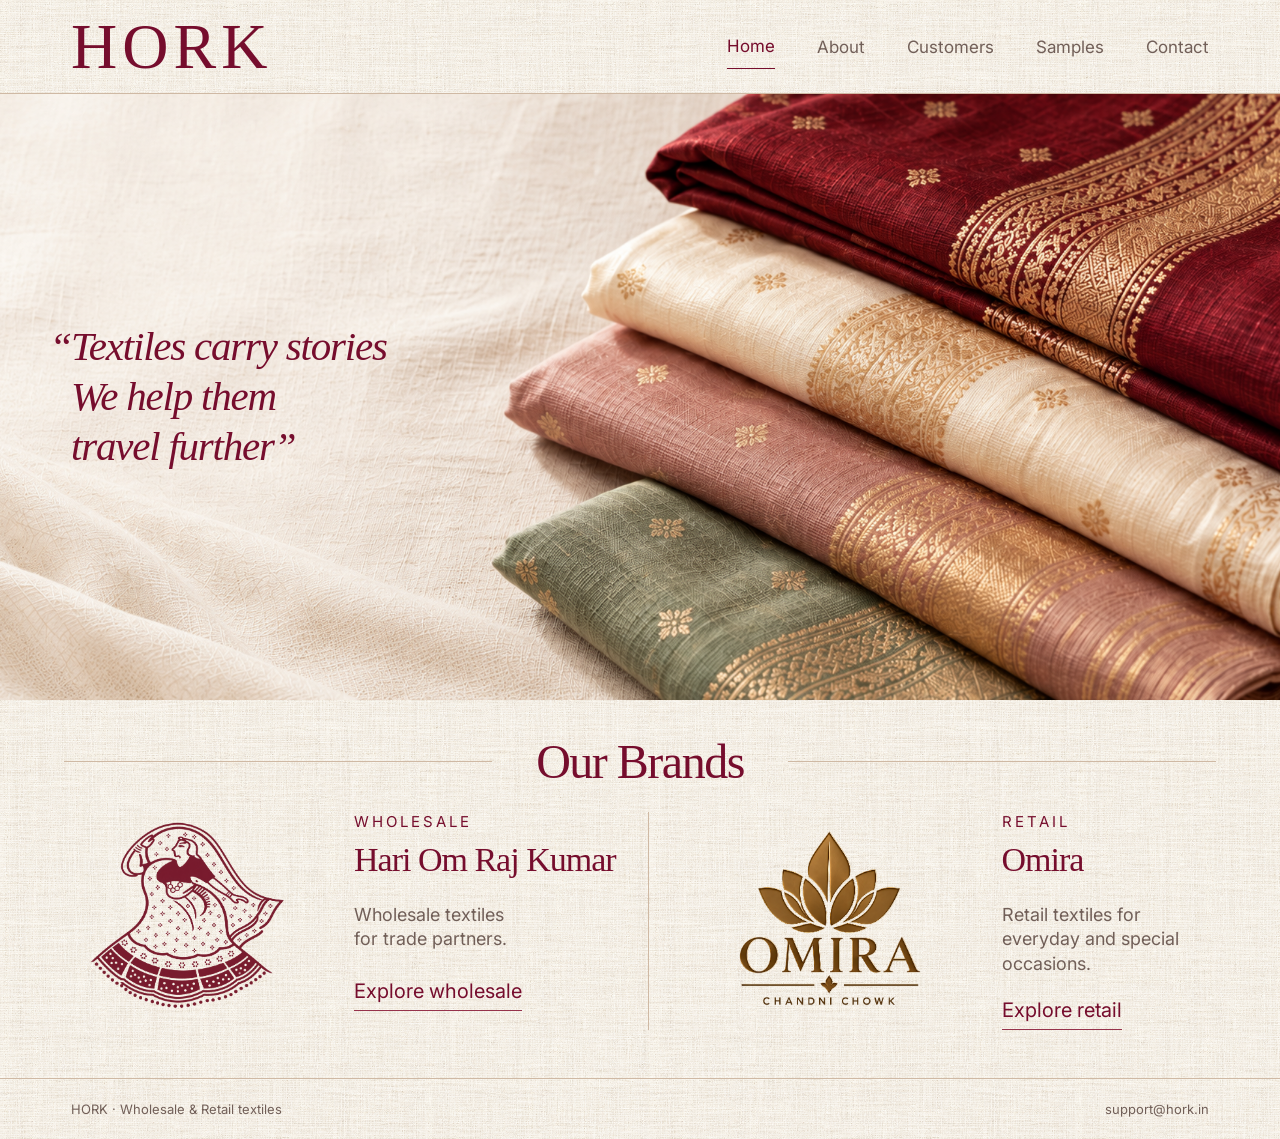
<file: index.html>
<!doctype html>
<html lang="en">
  <head>
    <meta charset="UTF-8" />
    <meta name="viewport" content="width=device-width, initial-scale=1.0" />
    <meta name="description" content="HORK: Hari Om Raj Kumar wholesale textiles and Omira retail sarees." />
    <title>HORK — Sarees &amp; Textiles</title>
    <link rel="icon" type="image/svg+xml" href="/favicon.svg?v=20261028" />
    <link rel="apple-touch-icon" href="/favicon-180.png?v=20261028" />
    <script type="module" crossorigin src="/assets/index-CmtzNdHt.js"></script>
    <link rel="stylesheet" crossorigin href="/assets/index-DatLhzse.css">
  </head>
  <body>
    <div id="root"></div>
  </body>
</html>
</file>
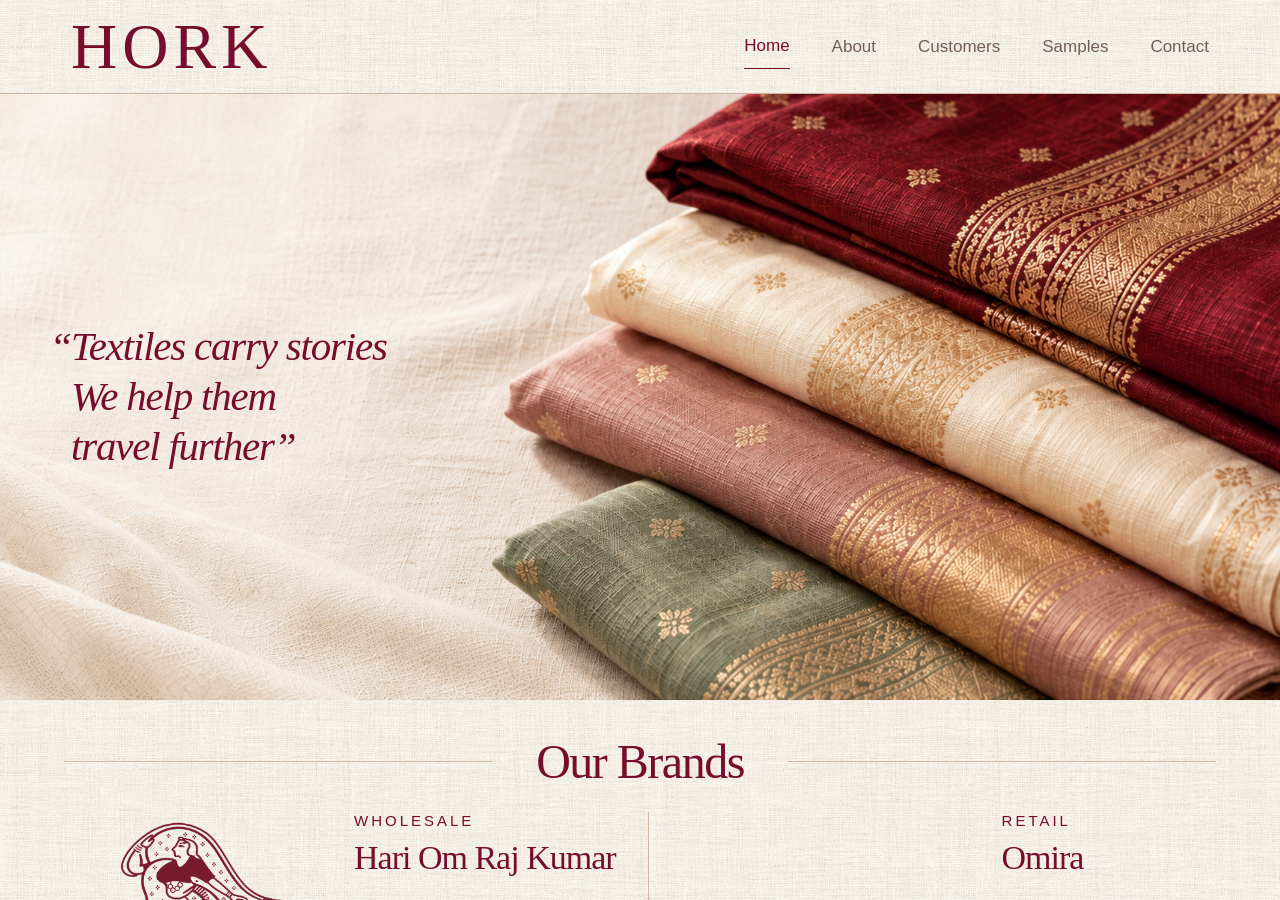
<file: brands.html>
<!doctype html><html lang="en"><head><meta charset="utf-8"><meta name="viewport" content="width=device-width,initial-scale=1"><meta http-equiv="refresh" content="0;url=/#brands"><title>HORK</title></head><body><p><a href="/#brands">Continue to HORK</a></p></body></html>
</file>
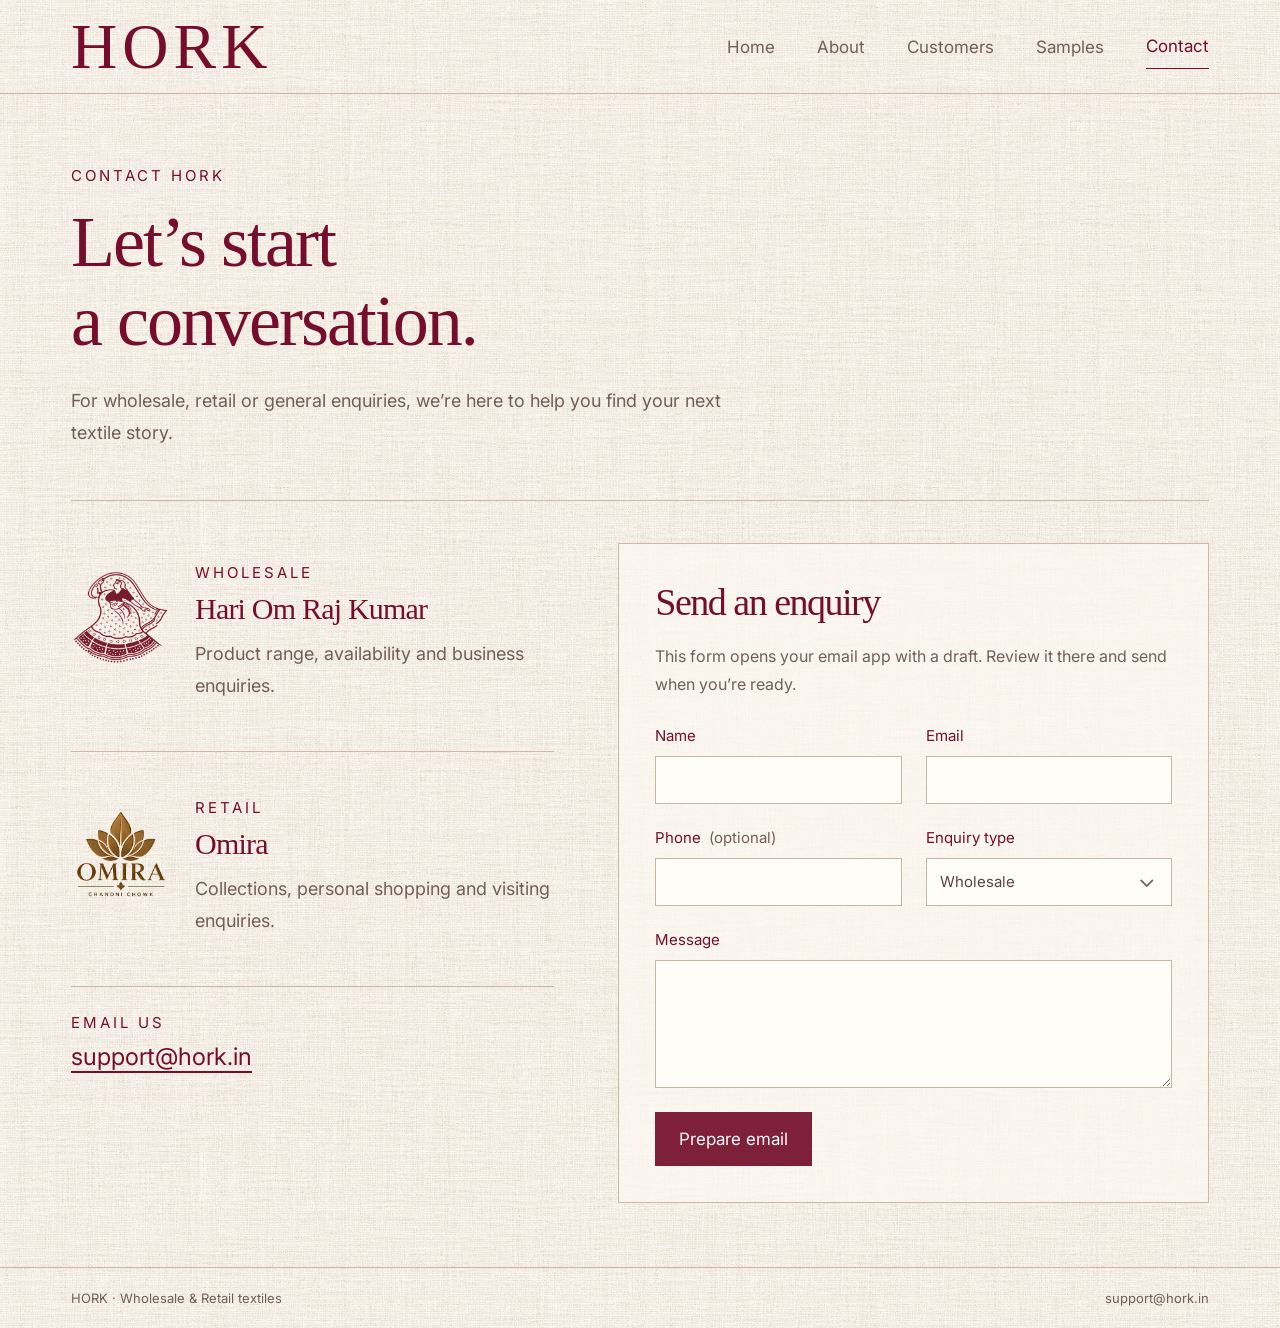
<file: contact.html>
<!doctype html><html lang="en"><head><meta charset="utf-8"><meta name="viewport" content="width=device-width,initial-scale=1"><meta http-equiv="refresh" content="0;url=/#contact"><title>HORK</title></head><body><p><a href="/#contact">Continue to HORK</a></p></body></html>
</file>
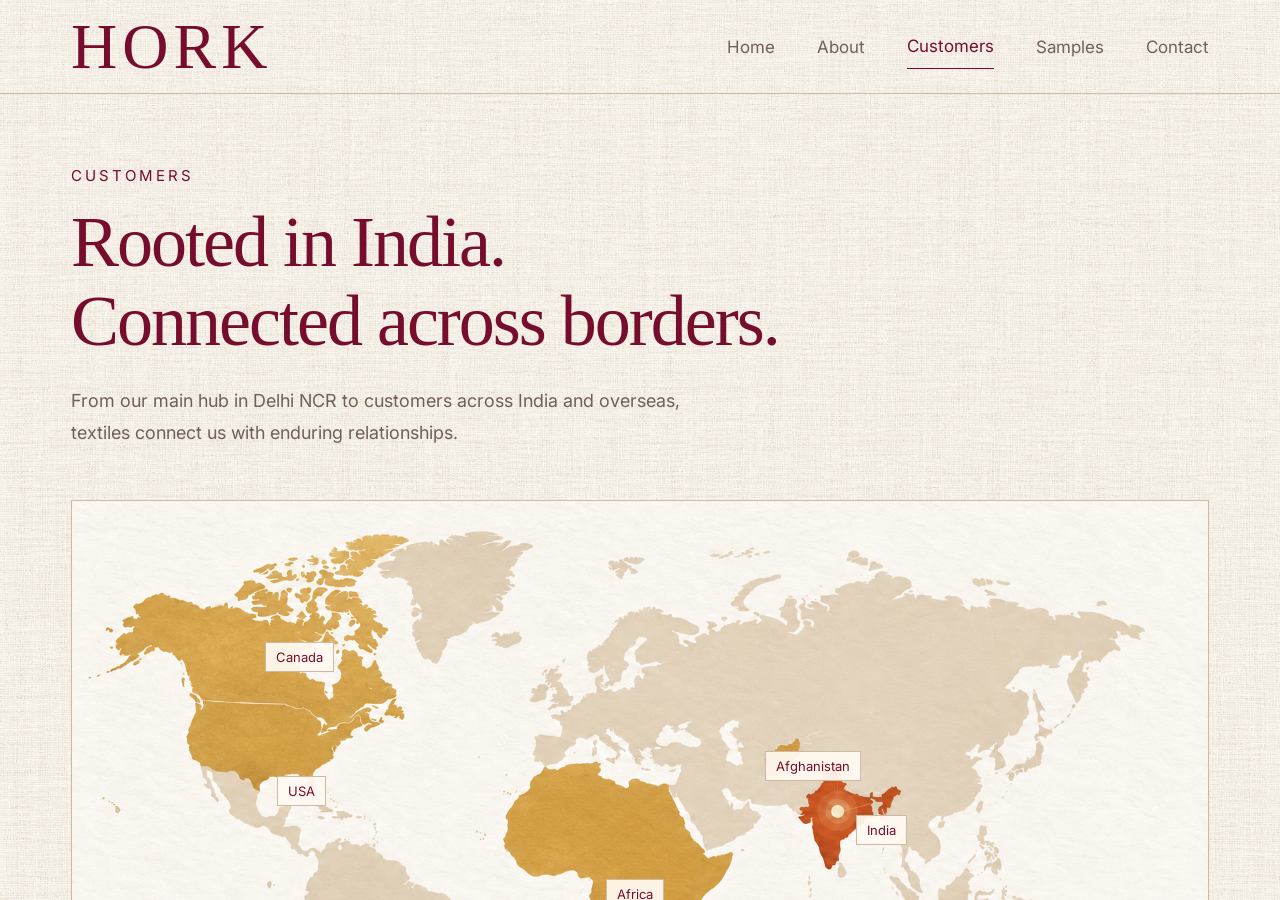
<file: customers.html>
<!doctype html><html lang="en"><head><meta charset="utf-8"><meta name="viewport" content="width=device-width,initial-scale=1"><meta http-equiv="refresh" content="0;url=/#customers"><title>HORK</title></head><body><p><a href="/#customers">Continue to HORK</a></p></body></html>
</file>
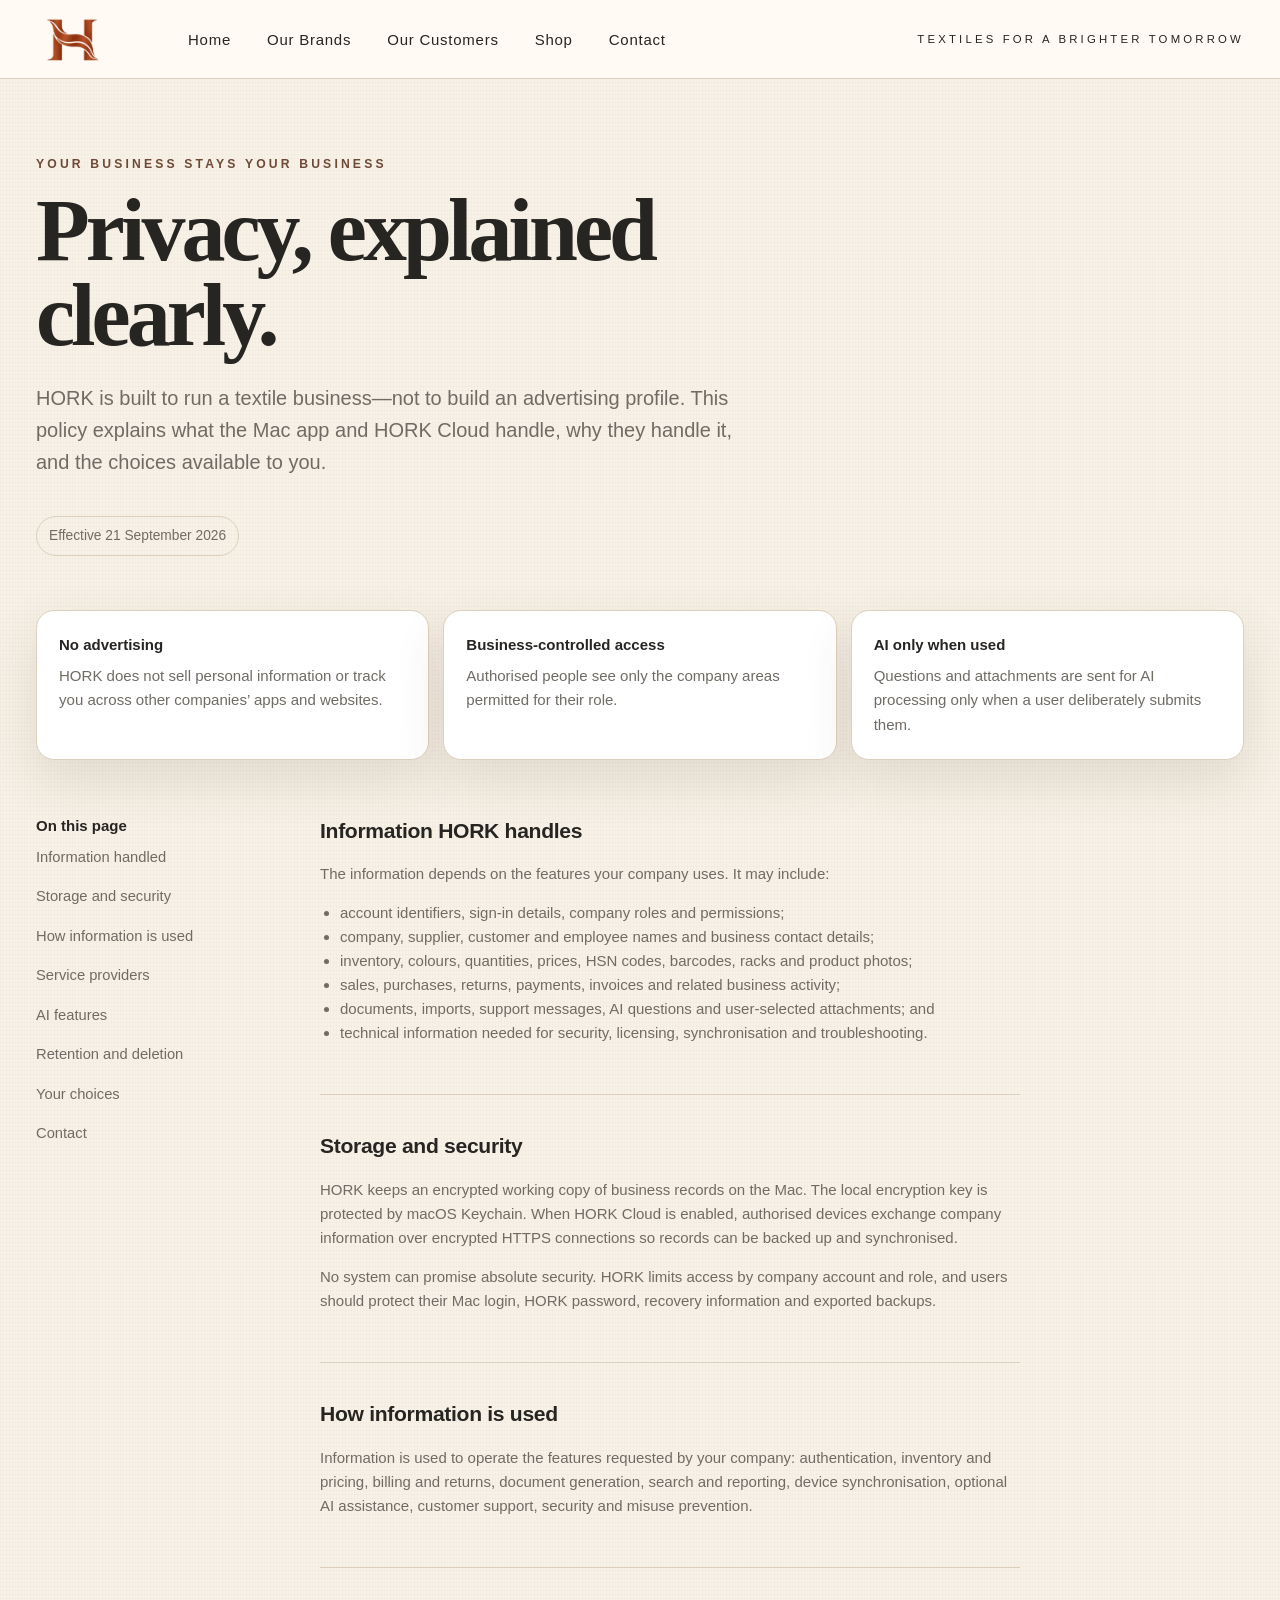
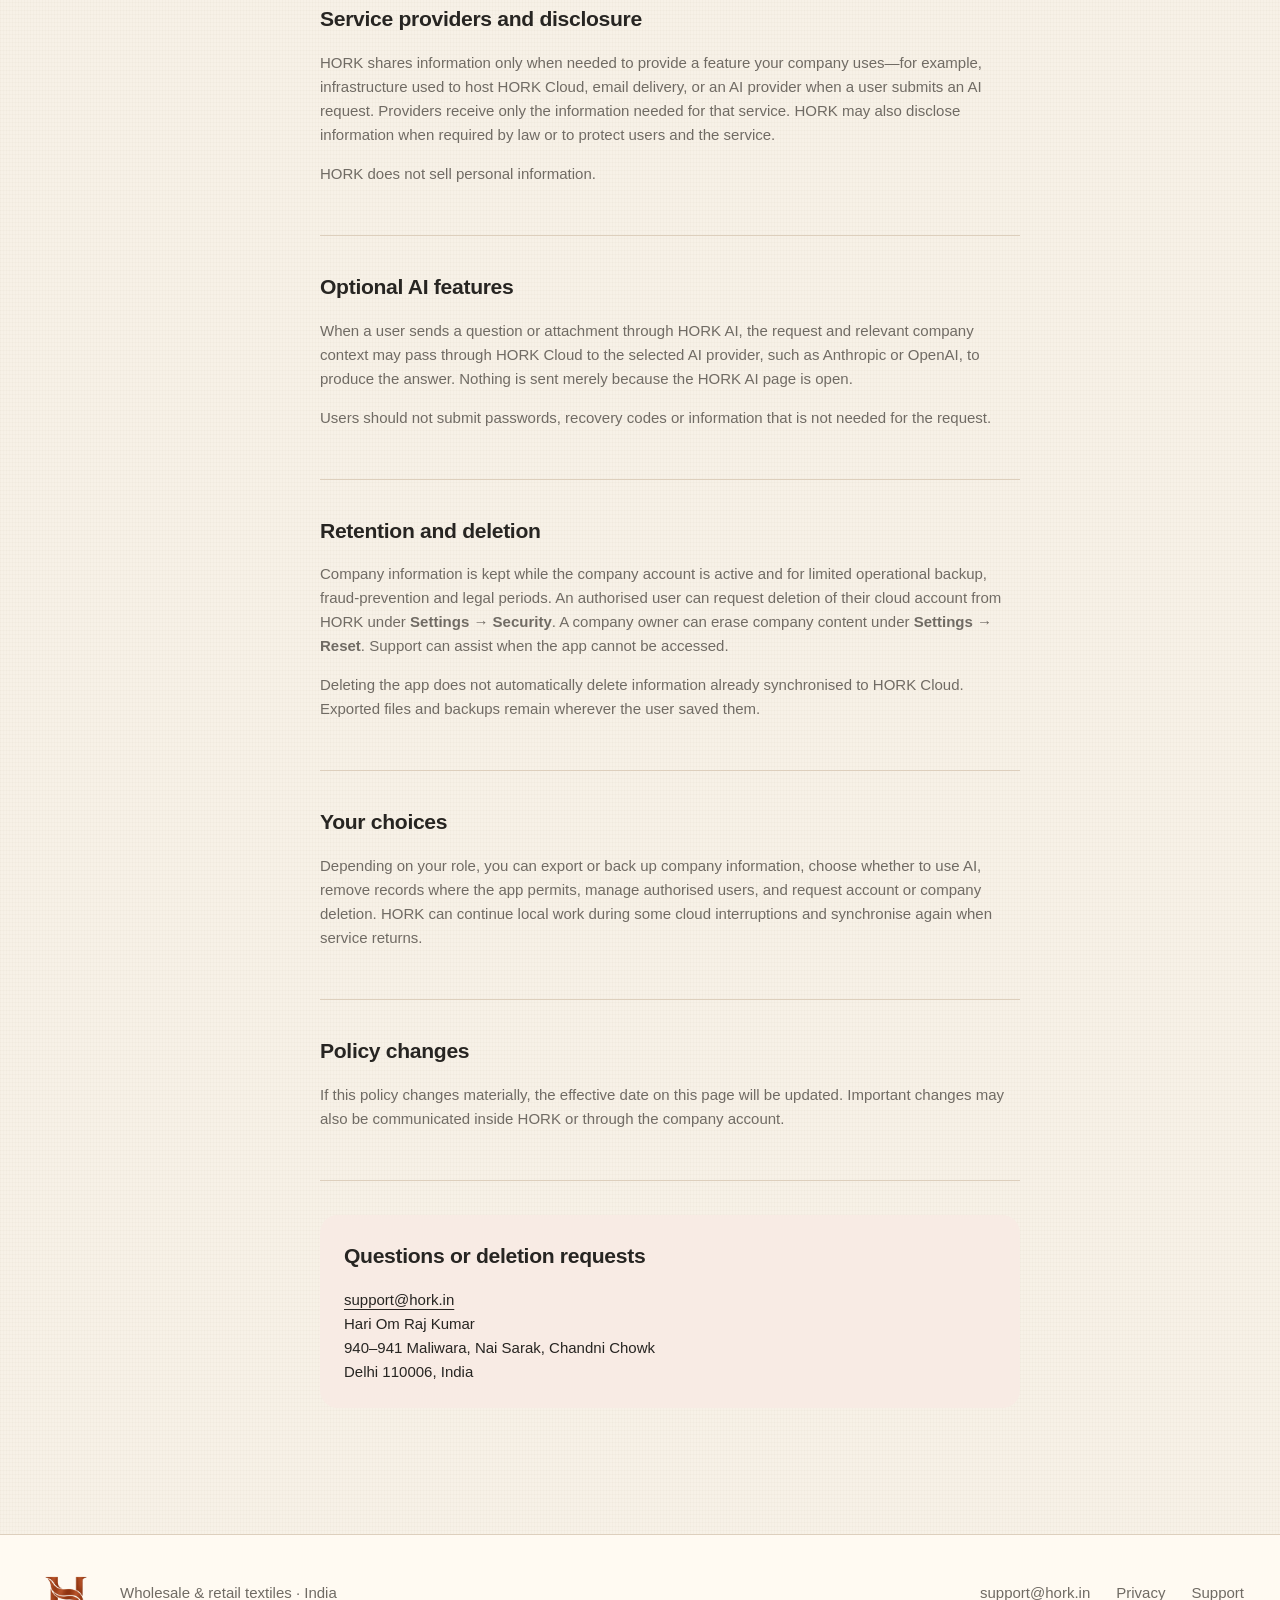
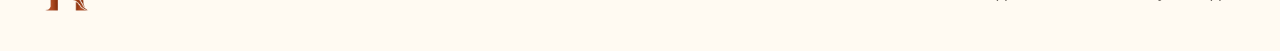
<file: privacy.html>
<!doctype html>
<html lang="en">
<head>
  <meta charset="utf-8">
  <meta name="viewport" content="width=device-width, initial-scale=1">
  <meta name="theme-color" content="#f8f5ef">
  <title>Privacy Policy — HORK</title>
  <meta name="description" content="How HORK handles account, business, inventory, billing, photo and support information.">
  <link rel="icon" type="image/svg+xml" href="/favicon.svg?v=20261028">
  <style>
    :root { color-scheme:light; --copper:#c65f36; --copper-soft:#f8ebe4; --paper:#f8f5ef; --ink:#1e1e1c; --muted:#65635f; --surface:#fff; --rule:#e5e0d9; --shadow:0 18px 55px rgba(46,38,31,.06); }
    * { box-sizing:border-box; } html { scroll-behavior:smooth; }
    body { margin:0; background:var(--paper); color:var(--ink); font:16px/1.68 -apple-system,BlinkMacSystemFont,"Segoe UI",sans-serif; }
    a { color:inherit; text-decoration-thickness:1px; text-underline-offset:4px; }
    .shell { width:min(1120px,calc(100% - 40px)); margin:auto; }
    header { position:sticky; top:0; z-index:2; border-bottom:1px solid var(--rule); background:var(--paper); }
    nav { min-height:72px; display:flex; align-items:center; justify-content:space-between; gap:24px; }
    .brand { display:flex; align-items:center; gap:12px; text-decoration:none; font-weight:800; letter-spacing:.2em; }
    .brand img { width:34px; height:34px; }
    .links { display:flex; gap:22px; color:var(--muted); }
    .links a[aria-current="page"] { color:var(--copper); font-weight:700; }
    main { padding:76px 0 92px; }
    .hero { max-width:760px; }
    .eyebrow { color:var(--copper); font-size:.78rem; font-weight:800; letter-spacing:.16em; text-transform:uppercase; }
    h1 { font:600 clamp(2.75rem,7vw,5.5rem)/.96 Georgia,"Times New Roman",serif; letter-spacing:-.045em; margin:15px 0 24px; }
    .lede { color:var(--muted); font-size:clamp(1.05rem,2vw,1.25rem); max-width:700px; }
    .updated { display:inline-flex; margin-top:18px; padding:8px 12px; border:1px solid var(--rule); border-radius:999px; color:var(--muted); font-size:.86rem; }
    .summary { display:grid; grid-template-columns:repeat(3,1fr); gap:14px; margin:54px 0; }
    .summary article { padding:22px; border:1px solid var(--rule); border-radius:18px; background:var(--surface); box-shadow:var(--shadow); }
    .summary strong { display:block; margin-bottom:7px; }
    .summary span { color:var(--muted); font-size:.94rem; }
    .policy { display:grid; grid-template-columns:220px minmax(0,700px); gap:64px; align-items:start; }
    aside { position:sticky; top:104px; }
    aside a { display:block; padding:8px 0; color:var(--muted); text-decoration:none; font-size:.92rem; }
    aside a:hover { color:var(--copper); }
    section { scroll-margin-top:110px; padding:0 0 34px; margin:0 0 34px; border-bottom:1px solid var(--rule); }
    section:last-child { border-bottom:0; }
    h2 { margin:0 0 10px; font-size:1.32rem; letter-spacing:-.015em; }
    p,li { color:var(--muted); } ul { padding-left:1.25rem; }
    .contact { padding:24px; border-radius:18px; background:var(--copper-soft); }
    .contact p { margin-bottom:0; color:var(--ink); }
    footer { border-top:1px solid var(--rule); padding:28px 0 42px; color:var(--muted); }
    .footer-row { display:flex; justify-content:space-between; gap:24px; flex-wrap:wrap; }
    @media (max-width:760px) { .shell { width:min(100% - 28px,680px); } .links { gap:14px; font-size:.9rem; } main { padding-top:48px; } .summary { grid-template-columns:1fr; } .policy { grid-template-columns:1fr; gap:18px; } aside { display:none; } }
  </style><link rel="stylesheet" href="styles.css?v=14">
</head>
<body>
  <header class="site-header"><nav class="shell nav" aria-label="Main navigation"><a class="brandmark" href="index.html" aria-label="HORK home"><img class="brandmark-image" src="hork-flowing-h-terracotta.png?v=1" alt=""></a><div class="nav-links"><a href="index.html">Home</a><a href="brands.html">Our Brands</a><a href="customers.html">Our Customers</a><a href="shop.html">Shop</a><a href="contact.html">Contact</a></div><div class="nav-tag">Textiles for a brighter tomorrow</div></nav></header>
  <main class="shell">
    <div class="hero"><div class="eyebrow">Your business stays your business</div><h1>Privacy, explained clearly.</h1><p class="lede">HORK is built to run a textile business—not to build an advertising profile. This policy explains what the Mac app and HORK Cloud handle, why they handle it, and the choices available to you.</p><span class="updated">Effective 21 September 2026</span></div>
    <div class="summary" aria-label="Privacy summary">
      <article><strong>No advertising</strong><span>HORK does not sell personal information or track you across other companies’ apps and websites.</span></article>
      <article><strong>Business-controlled access</strong><span>Authorised people see only the company areas permitted for their role.</span></article>
      <article><strong>AI only when used</strong><span>Questions and attachments are sent for AI processing only when a user deliberately submits them.</span></article>
    </div>
    <div class="policy">
      <aside aria-label="On this page"><strong>On this page</strong><a href="#collection">Information handled</a><a href="#storage">Storage and security</a><a href="#use">How information is used</a><a href="#sharing">Service providers</a><a href="#ai">AI features</a><a href="#retention">Retention and deletion</a><a href="#choices">Your choices</a><a href="#contact">Contact</a></aside>
      <article>
        <section id="collection"><h2>Information HORK handles</h2><p>The information depends on the features your company uses. It may include:</p><ul><li>account identifiers, sign-in details, company roles and permissions;</li><li>company, supplier, customer and employee names and business contact details;</li><li>inventory, colours, quantities, prices, HSN codes, barcodes, racks and product photos;</li><li>sales, purchases, returns, payments, invoices and related business activity;</li><li>documents, imports, support messages, AI questions and user-selected attachments; and</li><li>technical information needed for security, licensing, synchronisation and troubleshooting.</li></ul></section>
        <section id="storage"><h2>Storage and security</h2><p>HORK keeps an encrypted working copy of business records on the Mac. The local encryption key is protected by macOS Keychain. When HORK Cloud is enabled, authorised devices exchange company information over encrypted HTTPS connections so records can be backed up and synchronised.</p><p>No system can promise absolute security. HORK limits access by company account and role, and users should protect their Mac login, HORK password, recovery information and exported backups.</p></section>
        <section id="use"><h2>How information is used</h2><p>Information is used to operate the features requested by your company: authentication, inventory and pricing, billing and returns, document generation, search and reporting, device synchronisation, optional AI assistance, customer support, security and misuse prevention.</p></section>
        <section id="sharing"><h2>Service providers and disclosure</h2><p>HORK shares information only when needed to provide a feature your company uses—for example, infrastructure used to host HORK Cloud, email delivery, or an AI provider when a user submits an AI request. Providers receive only the information needed for that service. HORK may also disclose information when required by law or to protect users and the service.</p><p>HORK does not sell personal information.</p></section>
        <section id="ai"><h2>Optional AI features</h2><p>When a user sends a question or attachment through HORK AI, the request and relevant company context may pass through HORK Cloud to the selected AI provider, such as Anthropic or OpenAI, to produce the answer. Nothing is sent merely because the HORK AI page is open.</p><p>Users should not submit passwords, recovery codes or information that is not needed for the request.</p></section>
        <section id="retention"><h2>Retention and deletion</h2><p>Company information is kept while the company account is active and for limited operational backup, fraud-prevention and legal periods. An authorised user can request deletion of their cloud account from HORK under <strong>Settings → Security</strong>. A company owner can erase company content under <strong>Settings → Reset</strong>. Support can assist when the app cannot be accessed.</p><p>Deleting the app does not automatically delete information already synchronised to HORK Cloud. Exported files and backups remain wherever the user saved them.</p></section>
        <section id="choices"><h2>Your choices</h2><p>Depending on your role, you can export or back up company information, choose whether to use AI, remove records where the app permits, manage authorised users, and request account or company deletion. HORK can continue local work during some cloud interruptions and synchronise again when service returns.</p></section>
        <section id="changes"><h2>Policy changes</h2><p>If this policy changes materially, the effective date on this page will be updated. Important changes may also be communicated inside HORK or through the company account.</p></section>
        <section id="contact" class="contact"><h2>Questions or deletion requests</h2><p><a href="mailto:support@hork.in">support@hork.in</a><br>Hari Om Raj Kumar<br>940–941 Maliwara, Nai Sarak, Chandni Chowk<br>Delhi 110006, India</p></section>
      </article>
    </div>
  </main>
  <footer class="site-footer"><div class="shell footer-row"><div class="left"><img class="footer-mark-image" src="hork-flowing-h-terracotta.png?v=1" alt="HORK"><span>Wholesale &amp; retail textiles · India</span></div><div class="right"><a href="mailto:support@hork.in">support@hork.in</a><a href="privacy.html">Privacy</a><a href="support.html">Support</a></div></div></footer>
</body>
</html>
</file>
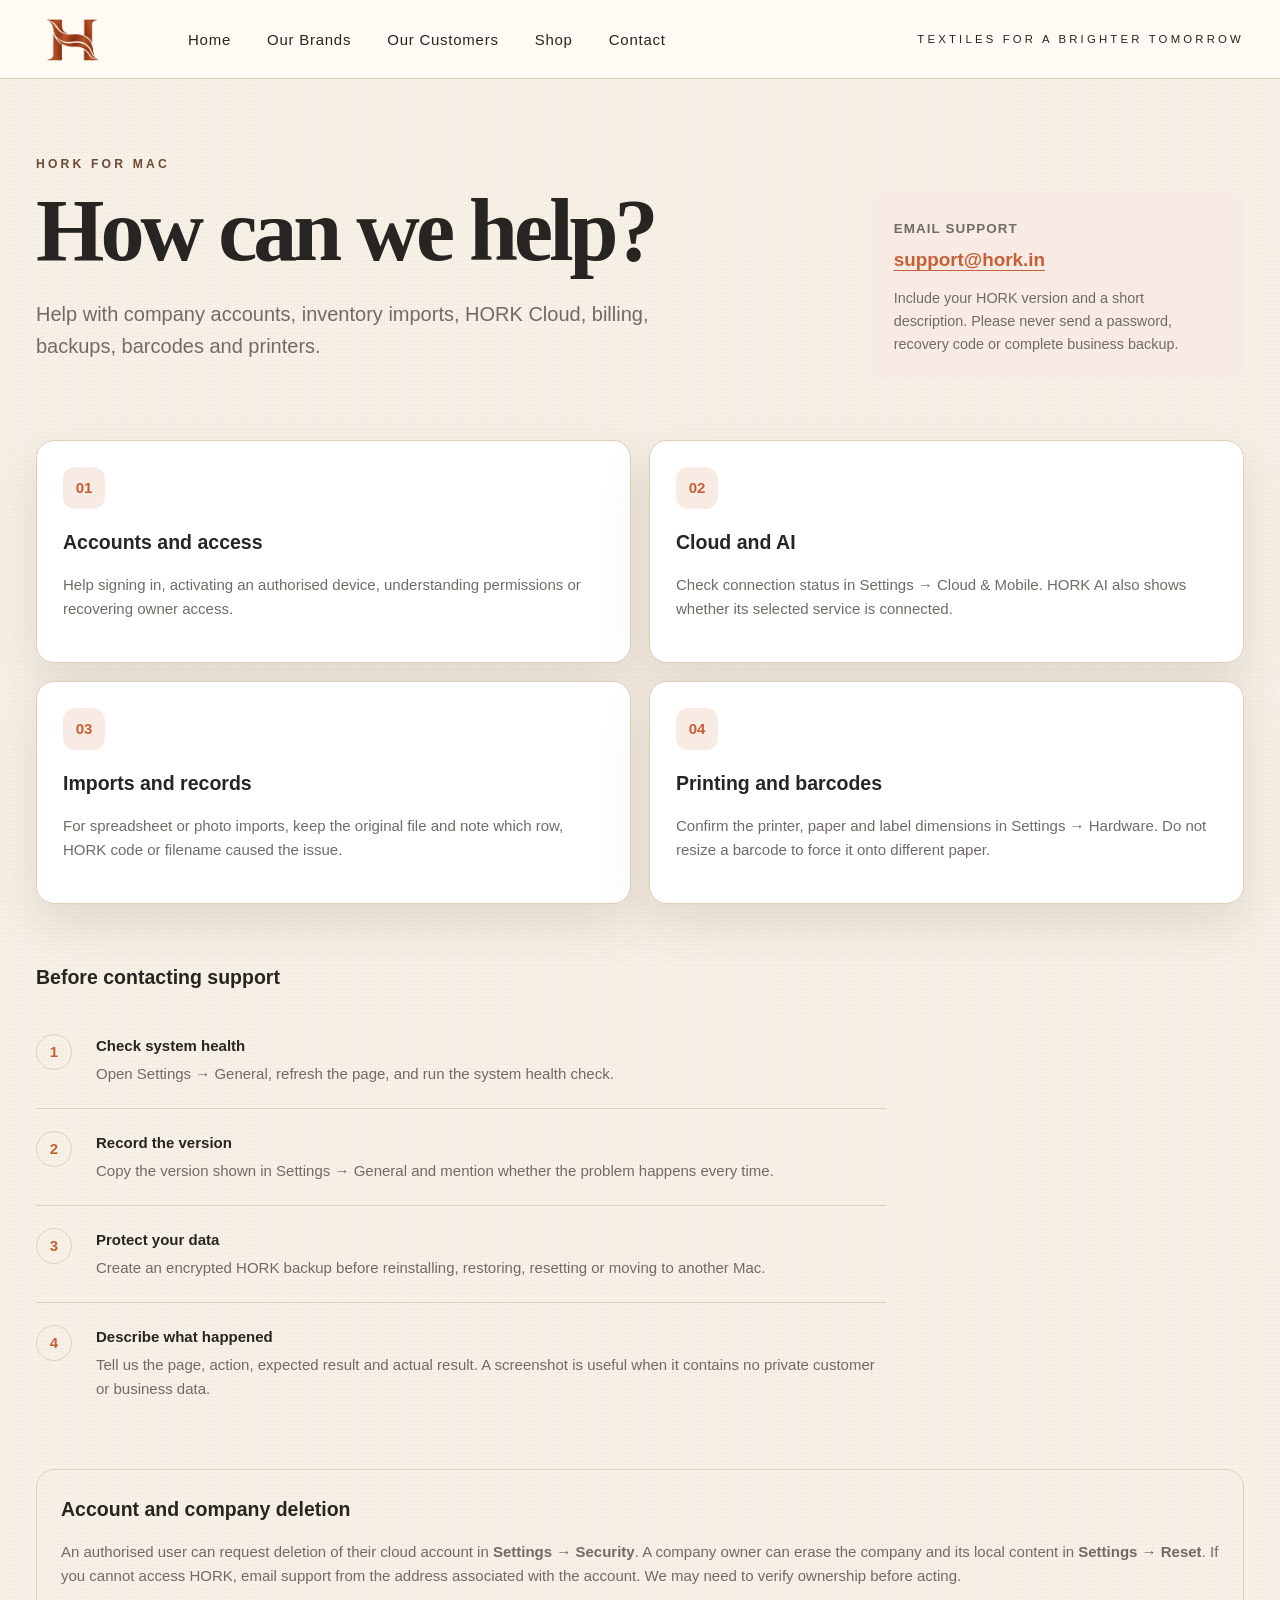
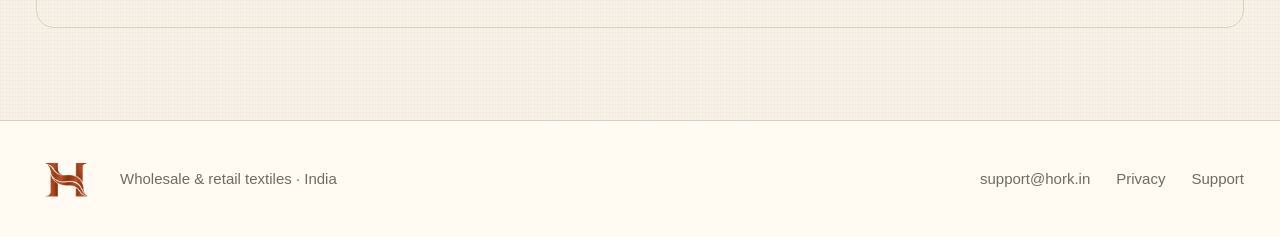
<file: support.html>
<!doctype html>
<html lang="en">
<head>
  <meta charset="utf-8"><meta name="viewport" content="width=device-width, initial-scale=1">
  <meta name="theme-color" content="#f8f5ef">
  <title>Support — HORK</title><meta name="description" content="Help with HORK for Mac, accounts, cloud sync, imports, billing and printing."><link rel="icon" type="image/svg+xml" href="/favicon.svg?v=20261028">
  <style>
    :root { color-scheme:light; --copper:#c65f36; --copper-soft:#f8ebe4; --paper:#f8f5ef; --ink:#1e1e1c; --muted:#65635f; --surface:#fff; --rule:#e5e0d9; --shadow:0 18px 55px rgba(46,38,31,.06); }
    * { box-sizing:border-box; } body { margin:0; background:var(--paper); color:var(--ink); font:16px/1.68 -apple-system,BlinkMacSystemFont,"Segoe UI",sans-serif; } a { color:inherit; text-decoration-thickness:1px; text-underline-offset:4px; }
    .shell { width:min(1120px,calc(100% - 40px)); margin:auto; } header { position:sticky; top:0; z-index:2; border-bottom:1px solid var(--rule); background:var(--paper); }
    nav { min-height:72px; display:flex; align-items:center; justify-content:space-between; gap:24px; }.brand { display:flex; align-items:center; gap:12px; text-decoration:none; font-weight:800; letter-spacing:.2em; }.brand img { width:34px; height:34px; }.links { display:flex; gap:22px; color:var(--muted); }.links a[aria-current="page"] { color:var(--copper); font-weight:700; }
    main { padding:76px 0 92px; }.hero { display:grid; grid-template-columns:minmax(0,1.35fr) minmax(280px,.65fr); gap:50px; align-items:end; }.eyebrow { color:var(--copper); font-size:.78rem; font-weight:800; letter-spacing:.16em; text-transform:uppercase; }h1 { font:600 clamp(2.75rem,7vw,5.5rem)/.96 Georgia,"Times New Roman",serif; letter-spacing:-.045em; margin:15px 0 24px; }.lede { color:var(--muted); font-size:clamp(1.05rem,2vw,1.25rem); max-width:680px; }
    .contact-card { padding:26px; border-radius:20px; background:var(--copper-soft); }.contact-card span { display:block; margin-bottom:5px; color:var(--muted); font-size:.84rem; font-weight:700; letter-spacing:.08em; text-transform:uppercase; }.contact-card a { color:var(--copper); font-size:1.18rem; font-weight:750; }.contact-card p { margin:12px 0 0; color:var(--muted); font-size:.9rem; }
    .grid { display:grid; grid-template-columns:repeat(2,minmax(0,1fr)); gap:18px; margin:58px 0; }.card { min-height:190px; padding:26px; border:1px solid var(--rule); border-radius:18px; background:var(--surface); box-shadow:var(--shadow); }.icon { width:42px; height:42px; display:grid; place-items:center; border-radius:12px; background:var(--copper-soft); color:var(--copper); font-weight:800; }h2 { margin:18px 0 8px; font-size:1.22rem; }p { color:var(--muted); }
    .steps { max-width:850px; margin-top:18px; }.step { display:grid; grid-template-columns:42px 1fr; gap:18px; padding:22px 0; border-top:1px solid var(--rule); }.step:first-child { border-top:0; }.number { width:36px; height:36px; display:grid; place-items:center; border:1px solid var(--rule); border-radius:50%; color:var(--copper); font-weight:800; }.step strong { display:block; margin-bottom:4px; }.step p { margin:0; }.safe { margin-top:46px; padding:24px; border:1px solid var(--rule); border-radius:18px; }.safe h2 { margin-top:0; }
    footer { border-top:1px solid var(--rule); padding:28px 0 42px; color:var(--muted); }.footer-row { display:flex; justify-content:space-between; gap:24px; flex-wrap:wrap; }
    @media (max-width:760px) { .shell { width:min(100% - 28px,680px); }.links { gap:14px; font-size:.9rem; }main { padding-top:48px; }.hero,.grid { grid-template-columns:1fr; }.hero { gap:28px; } }
  </style><link rel="stylesheet" href="styles.css?v=14">
</head>
<body>
  <header class="site-header"><nav class="shell nav" aria-label="Main navigation"><a class="brandmark" href="index.html" aria-label="HORK home"><img class="brandmark-image" src="hork-flowing-h-terracotta.png?v=1" alt=""></a><div class="nav-links"><a href="index.html">Home</a><a href="brands.html">Our Brands</a><a href="customers.html">Our Customers</a><a href="shop.html">Shop</a><a href="contact.html">Contact</a></div><div class="nav-tag">Textiles for a brighter tomorrow</div></nav></header>
  <main class="shell">
    <div class="hero"><div><div class="eyebrow">HORK for Mac</div><h1>How can we help?</h1><p class="lede">Help with company accounts, inventory imports, HORK Cloud, billing, backups, barcodes and printers.</p></div><div class="contact-card"><span>Email support</span><a href="mailto:support@hork.in">support@hork.in</a><p>Include your HORK version and a short description. Please never send a password, recovery code or complete business backup.</p></div></div>
    <div class="grid" aria-label="Support topics"><article class="card"><div class="icon">01</div><h2>Accounts and access</h2><p>Help signing in, activating an authorised device, understanding permissions or recovering owner access.</p></article><article class="card"><div class="icon">02</div><h2>Cloud and AI</h2><p>Check connection status in Settings → Cloud &amp; Mobile. HORK AI also shows whether its selected service is connected.</p></article><article class="card"><div class="icon">03</div><h2>Imports and records</h2><p>For spreadsheet or photo imports, keep the original file and note which row, HORK code or filename caused the issue.</p></article><article class="card"><div class="icon">04</div><h2>Printing and barcodes</h2><p>Confirm the printer, paper and label dimensions in Settings → Hardware. Do not resize a barcode to force it onto different paper.</p></article></div>
    <h2>Before contacting support</h2>
    <div class="steps"><div class="step"><div class="number">1</div><div><strong>Check system health</strong><p>Open Settings → General, refresh the page, and run the system health check.</p></div></div><div class="step"><div class="number">2</div><div><strong>Record the version</strong><p>Copy the version shown in Settings → General and mention whether the problem happens every time.</p></div></div><div class="step"><div class="number">3</div><div><strong>Protect your data</strong><p>Create an encrypted HORK backup before reinstalling, restoring, resetting or moving to another Mac.</p></div></div><div class="step"><div class="number">4</div><div><strong>Describe what happened</strong><p>Tell us the page, action, expected result and actual result. A screenshot is useful when it contains no private customer or business data.</p></div></div></div>
    <div class="safe"><h2>Account and company deletion</h2><p>An authorised user can request deletion of their cloud account in <strong>Settings → Security</strong>. A company owner can erase the company and its local content in <strong>Settings → Reset</strong>. If you cannot access HORK, email support from the address associated with the account. We may need to verify ownership before acting.</p></div>
  </main>
  <footer class="site-footer"><div class="shell footer-row"><div class="left"><img class="footer-mark-image" src="hork-flowing-h-terracotta.png?v=1" alt="HORK"><span>Wholesale &amp; retail textiles · India</span></div><div class="right"><a href="mailto:support@hork.in">support@hork.in</a><a href="privacy.html">Privacy</a><a href="support.html">Support</a></div></div></footer>
</body>
</html>
</file>
<file: assets/index-DatLhzse.css>
@import"https://fonts.googleapis.com/css2?family=Inter:wght@400;500&display=swap";:root{font-family:Inter,Arial,sans-serif;color:#715f58;background:#fcf9f3;--maroon:#760d2d;--rule:#cfb9a4}html{scroll-behavior:smooth}body{background:url(/assets/linen-texture.png) repeat;background-size:650px}button{font:inherit;cursor:pointer}a{color:inherit}a:focus-visible,button:focus-visible{outline:3px solid #b78a44;outline-offset:6px}h1,h2,h3,p{margin:0}h1,h2,h3,.wordmark{font-family:Georgia,Times New Roman,serif;font-weight:400;color:var(--maroon)}header{height:94px;padding:0 5.55%;display:flex;align-items:center;justify-content:space-between;border-bottom:1px solid var(--rule)}.wordmark{font-size:64px;letter-spacing:5px;text-decoration:none;line-height:1}nav{display:flex;align-items:center;gap:42px;font-size:17px}nav a,nav button{border:0;background:none;text-decoration:none;padding:12px 0;color:inherit}nav a[aria-current]{color:var(--maroon);border-bottom:1px solid var(--maroon)}nav a:hover,nav button:hover{color:var(--maroon)}.menu-toggle{display:none}.hero{height:606px;position:relative;overflow:hidden}.hero-image{width:100%;height:100%;position:absolute;top:0;right:0;bottom:0;left:0;object-fit:cover;object-position:center}.hero-content{position:relative;padding:116px 0 0 5.7%;width:43%}h1{font-size:100px;letter-spacing:-4px;line-height:.85}.hero p{font-size:30px;line-height:1.4;margin:25px 0 27px}.primary{display:inline-flex;align-items:center;justify-content:center;gap:26px;background:#7e203b;color:#fffaf5;text-decoration:none;padding:20px 42px;font-size:20px;min-height:65px}.primary:hover{background:#68122c}.arrow{display:inline-block;flex:none;width:25px;height:20px;background:currentColor;mask:url(/assets/arrow-right.svg) center/contain no-repeat}.brands{padding:34px 5% 48px;scroll-margin-top:16px}.section-heading{display:flex;align-items:center;gap:44px;margin-bottom:23px}.section-heading:before,.section-heading:after{content:"";height:1px;flex:1;background:var(--rule)}h2{font-size:48px;letter-spacing:-1.5px}.brand-grid{display:grid;grid-template-columns:1fr 1fr}.brand{display:grid;grid-template-columns:245px 1fr;gap:43px;padding:0 32px 0 2px;align-items:start}.brand+.brand{border-left:1px solid var(--rule);padding:0 0 0 58px;grid-template-columns:245px 1fr;gap:50px}.brand-logo{width:220px;height:220px;object-fit:contain;margin:2px auto 0}.eyebrow{font-size:15px;letter-spacing:3px;text-transform:uppercase;color:var(--maroon);margin-bottom:10px}h3{font-size:34px;white-space:nowrap;letter-spacing:-1px}.subtitle{font-size:20px;line-height:1.5}.gold-rule{height:1px;width:54px;background:#b88a42;margin:17px 0}.description{font-size:20px;line-height:1.35;white-space:pre-line;min-height:54px}.text-link{border:0;border-bottom:1px solid #96324b;background:none;color:var(--maroon);display:inline-flex;align-items:center;gap:22px;font-size:20px;padding:0 0 7px;margin-top:22px}.text-link:hover{color:#a33655}footer{padding:22px 5.55%;border-top:1px solid var(--rule);display:flex;justify-content:space-between;font-size:13px}footer a{text-decoration:none}.skip{position:absolute;left:20px;top:-100px;background:#fff;padding:12px;z-index:10}.skip:focus{top:10px}.dialog-backdrop{position:fixed;top:0;right:0;bottom:0;left:0;background:#5d263c66;z-index:30;display:grid;place-items:center;padding:24px}dialog{position:relative;inset:auto;margin:0;border:1px solid var(--rule);max-width:600px;width:100%;background:#fcf9f3;color:#715f58;padding:46px}dialog h2{margin:18px 0}dialog p{line-height:1.7;margin-bottom:28px}dialog .close{float:right;background:none;border:0;color:var(--maroon);text-decoration:underline}dialog .primary{font-size:16px;padding:14px 24px}@media(min-width:1600px){.hero{height:42.2vw}.hero-content{padding-top:8vw}h1{font-size:7vw}.hero p{font-size:2.1vw}.brand{grid-template-columns:38% 1fr}.brand+.brand{grid-template-columns:38% 1fr}.brand-logo{width:90%;height:240px}}@media(max-width:1250px){.brand{grid-template-columns:34% 1fr;gap:22px;padding-right:22px}.brand+.brand{grid-template-columns:34% 1fr;gap:22px;padding-left:30px}.brand-logo{width:100%;height:190px}h3{font-size:27px}.description,.text-link,.subtitle{font-size:17px}.hero-content{width:48%}h1{font-size:88px}.hero p{font-size:25px}nav{gap:28px}}@media(max-width:760px){header{height:78px;padding:0 24px}.wordmark{font-size:40px}.menu-toggle{display:block;background:none;border:1px solid var(--rule);color:var(--maroon);padding:9px 13px}nav{display:none;position:absolute;top:78px;left:0;right:0;z-index:20;background:#fcf9f3;padding:16px 24px}nav.open{display:flex;flex-wrap:wrap;gap:24px}.hero{height:auto;padding-bottom:270px;background:#fcf9f3}.hero-image{top:auto;bottom:0;height:270px;object-position:right center}.hero-content{width:100%;padding:40px 24px 38px;background:url(/assets/linen-texture.png);background-size:650px}h1{font-size:65px;line-height:.95;letter-spacing:-2px}.hero p{font-size:21px;margin:20px 0 24px}.primary{font-size:17px;min-height:54px;padding:15px 24px}.brands{padding:30px 24px}.section-heading{gap:18px;margin-bottom:30px}h2{font-size:36px}.brand-grid{grid-template-columns:1fr}.brand,.brand+.brand{grid-template-columns:110px 1fr;gap:22px;padding:0;border:0}.brand+.brand{border-top:1px solid var(--rule);padding-top:28px;margin-top:28px}.brand-logo{height:130px}h3{font-size:25px;white-space:normal}.eyebrow{font-size:12px;letter-spacing:2px}.description{white-space:normal;min-height:0}.gold-rule{margin:13px 0}.text-link{margin-top:16px;font-size:16px;gap:12px}footer{gap:15px;flex-direction:column;padding:22px 24px}dialog{padding:28px}}@media(prefers-reduced-motion:reduce){html{scroll-behavior:auto}}.brand h3+.description{margin-top:24px}.contact-page .samples-intro{max-width:800px}.contact-layout{display:grid;grid-template-columns:.9fr 1.1fr;gap:64px;border-top:1px solid var(--rule);padding-top:42px}.contact-brand{display:flex;gap:24px;padding:20px 0 32px;margin-bottom:26px;border-bottom:1px solid var(--rule)}.contact-brand img{width:100px;height:110px;object-fit:contain}.contact-brand h2{font-size:30px;letter-spacing:-.8px;margin-bottom:12px}.contact-brand p:not(.eyebrow){font-size:17px;line-height:1.6;margin:0}.contact-email a{font-size:24px;color:var(--maroon);text-underline-offset:6px}.enquiry-panel{background:#fcf9f3b3;border:1px solid var(--rule);padding:36px}.enquiry-panel h2{font-size:38px;margin-bottom:18px}.enquiry-panel>p{font-size:16px!important}.enquiry-form{display:grid;grid-template-columns:1fr 1fr;gap:24px;margin-top:28px}.enquiry-form label{display:flex;flex-direction:column;gap:10px;font-size:15px;color:var(--maroon)}.enquiry-form label span{color:#715f58}.enquiry-form input,.enquiry-form select,.enquiry-form textarea{width:100%;min-width:0;background:#fffdf8;border:1px solid #c8b6a5;border-radius:0;padding:13px;color:#5c4541;font:inherit;min-height:48px}.enquiry-form textarea{resize:vertical}.enquiry-form :is(input,select,textarea):focus{outline:2px solid #986c3b;outline-offset:2px}.form-wide{grid-column:1/-1}.enquiry-form button{border:0;font-size:17px;padding:16px 24px;min-height:54px}.form-status{font-size:15px!important;margin:0!important}@media(max-width:950px){.contact-layout{gap:32px;grid-template-columns:1fr}.contact-details{display:grid;grid-template-columns:1fr 1fr;gap:24px}.contact-email{grid-column:1/-1}.contact-brand{margin-bottom:0}.contact-brand img{width:75px;height:90px}}@media(max-width:600px){.contact-details,.enquiry-form{grid-template-columns:1fr}.enquiry-panel{padding:24px}.contact-brand h2{font-size:28px}.contact-layout{padding-top:24px}.contact-page .samples-intro h1{font-size:46px}}.samples-page{min-height:calc(100vh - 160px)}.samples-intro{max-width:720px;margin-bottom:52px}.samples-intro h1{font-size:72px;line-height:1.1;letter-spacing:-2px;margin:18px 0 24px}.sample-collections{display:grid;grid-template-columns:1fr 1fr;gap:48px}.sample-collection{min-width:0;border-top:1px solid var(--rule);padding-top:28px}.sample-identity{display:flex;align-items:center;gap:24px;min-height:120px;margin-bottom:28px}.sample-identity img{width:100px;height:110px;object-fit:contain}.sample-identity h2{font-size:32px;letter-spacing:-.8px}.samples-empty{padding:44px 28px;border:1px dashed var(--rule);text-align:center;background:#fcf9f366}.samples-empty h3{font-size:27px;white-space:normal;margin-bottom:12px}.samples-empty p{margin:0!important;font-size:16px!important}@media(max-width:760px){.sample-collections{grid-template-columns:1fr;gap:36px}.samples-intro h1{font-size:52px}.sample-identity{gap:18px}.sample-identity h2{font-size:28px}.sample-identity img{width:80px;height:90px}}.hero-content.hero-quote{width:43%;height:100%;padding:0 0 0 5.7%;display:flex;align-items:center}.hero-quote h1{font-size:clamp(38px,4.2vw,68px);line-height:1.16;letter-spacing:-1.8px;font-style:italic}@media(max-width:760px){.hero-content.hero-quote{width:100%;height:auto;min-height:300px;padding:48px 24px}.hero-quote h1{font-size:42px;letter-spacing:-1px}}.about-page{max-width:1440px;margin:auto;padding:72px 5.55% 64px}.about-intro{display:grid;grid-template-columns:1.05fr 1fr;gap:64px;align-items:center;padding-bottom:72px}.about-intro h1{font-size:66px;line-height:1.08;letter-spacing:-2px;margin:20px 0 28px}.about-page p:not(.eyebrow){font-size:18px;line-height:1.75;max-width:650px;margin-bottom:18px}.about-page .about-lead{font-size:24px;line-height:1.5}.about-fabric{width:100%;height:440px;object-fit:cover;object-position:right center}.about-brand{display:grid;grid-template-columns:260px 1fr;gap:64px;border-top:1px solid var(--rule);padding:60px 0;align-items:start}.about-logo{display:flex;justify-content:center;padding:16px}.about-logo img{width:210px;height:230px;object-fit:contain}.about-brand h2{margin:12px 0 24px;font-size:44px}.about-page .text-link{margin-top:12px;font-size:18px;text-decoration:none}.about-contact{border-top:1px solid var(--rule);padding-top:48px;text-align:center}.about-contact p{margin:20px auto 26px!important}.about-contact h2{font-size:44px}@media(max-width:900px){.about-intro{gap:32px}.about-intro h1{font-size:48px}.about-brand{grid-template-columns:190px 1fr;gap:32px}.about-logo img{width:170px}.about-page{padding-top:44px}}@media(max-width:600px){.about-page{padding:36px 24px}.about-intro{grid-template-columns:1fr;padding-bottom:36px}.about-intro h1{font-size:44px}.about-fabric{height:240px}.about-brand{grid-template-columns:1fr;gap:20px;padding:36px 0}.about-logo{justify-content:flex-start;padding:0}.about-logo img{height:160px;width:160px}.about-brand h2,.about-contact h2{font-size:34px}.about-page .about-lead{font-size:22px}}dialog[open]{position:fixed;top:0;right:0;bottom:0;left:0;margin:auto;height:fit-content;max-height:90vh;overflow:auto}dialog::backdrop{background:#5d263c66}@media(min-width:1251px)and (max-width:1599px){h1{font-size:94px}.description{font-size:18px;min-height:54px}.brand-logo{height:205px}}.enquiry-form .field-label{color:var(--maroon);line-height:20px}.field-label small{font-size:inherit;color:#715f58;margin-left:4px}.select-shell{position:relative;display:block}.enquiry-form select{-webkit-appearance:none;-moz-appearance:none;appearance:none;padding-right:42px;height:48px;cursor:pointer}.select-chevron{position:absolute;right:16px;top:9px;font-size:23px;line-height:24px;pointer-events:none}.enquiry-form :is(input,select,textarea):focus{outline:2px solid var(--maroon);outline-offset:2px}.customers-page .samples-intro{max-width:1000px}.customer-map{margin:0 0 60px;position:relative;border:1px solid var(--rule);background:#fcf9f3}.customer-map>img{display:block;width:100%;height:auto}.map-labels{position:absolute;top:0;right:0;bottom:46px;left:0}.map-label{position:absolute;background:#fffaf2ed;border:1px solid var(--rule);padding:6px 10px;color:var(--maroon);font-size:13px}.map-india{left:69%;top:49%}.map-usa{left:18%;top:43%}.map-canada{left:17%;top:22%}.map-afghanistan{left:61%;top:39%}.map-africa{left:47%;top:59%}.customer-map figcaption{border-top:1px solid var(--rule);padding:14px 20px;font-size:14px}.customer-regions{display:grid;grid-template-columns:1fr 1fr;gap:64px;margin-bottom:60px}.customer-regions h2{font-size:36px;margin:16px 0}.customer-regions ul{list-style:none;padding:0;margin:28px 0 0;display:grid;grid-template-columns:1fr 1fr;gap:0 24px}.customer-regions li{border-top:1px solid var(--rule);padding:16px 0;font-size:17px;color:var(--maroon)}.customer-regions small{display:block;color:#715f58;font-size:12px;margin-top:5px}@media(min-width:761px)and (max-width:1100px){header nav{gap:22px;font-size:15px}}@media(max-width:760px){.customers-page .samples-intro h1{font-size:44px}.customer-regions{grid-template-columns:1fr;gap:36px}.customer-regions h2{font-size:30px}.customer-map{margin-bottom:36px}.map-label{font-size:10px;padding:3px 5px}.map-afghanistan{left:57%;top:32%}}@media(max-width:450px){.map-labels{display:none}.customer-map figcaption{font-size:12px}}.enquiry-form label{line-height:20px}.hero-quote h1{position:relative;font-size:clamp(28px,3.2vw,60px);line-height:1.22;letter-spacing:-1.2px;text-align:left}.quote-line{display:block;white-space:nowrap}.quote-opening{position:absolute;right:100%;top:0}.hero-content.hero-quote{padding-left:5.55%}@media(max-width:760px){.hero-content.hero-quote{padding:48px 32px}.hero-quote h1{font-size:clamp(27px,5.8vw,42px);letter-spacing:-.7px}}.customer-regions>section+section{position:relative}.customer-regions>section+section:before{content:"";position:absolute;left:-32px;top:0;bottom:0;width:1px;background:var(--rule)}.customers-page .about-contact .primary{justify-content:center;text-align:center}@media(max-width:760px){.customer-regions>section+section{border-top:1px solid var(--rule);padding-top:36px}.customer-regions>section+section:before{display:none}}*{box-sizing:border-box}body{margin:0;min-width:320px;min-height:100vh;-webkit-font-smoothing:antialiased}.mobile-prototype{width:min(100vw,390px);height:min(100dvh,844px);margin-inline:auto;overflow:hidden;position:relative}
</file>
<file: styles.css>
:root{--paper:#f7f1e7;--paper2:#fffaf2;--ink:#272522;--muted:#706b64;--rust:#9b3f1f;--rust2:#bd5b32;--gold:#bd8b3e;--rule:#ddcfbd;--white:#fffdf9;--shadow:0 20px 50px rgba(79,54,35,.12);--linen:repeating-linear-gradient(0deg,rgba(111,85,49,.025) 0 1px,transparent 1px 4px),repeating-linear-gradient(90deg,rgba(111,85,49,.025) 0 1px,transparent 1px 3px)}

*{box-sizing:border-box}
html{scroll-behavior:smooth}
body{margin:0;background:var(--linen),var(--paper);color:var(--ink);font:15px/1.6 Inter,-apple-system,BlinkMacSystemFont,"Segoe UI",sans-serif}
a{color:inherit}
.site-header,.site-footer,.directory-brand,.contact-type,.values{background-image:var(--linen)}
img{max-width:100%;display:block}
.shell{width:min(1400px,calc(100% - 72px));margin:auto}
.site-header{position:sticky;top:0;z-index:20;background:rgba(255,251,245,.94);backdrop-filter:blur(18px);border-bottom:1px solid var(--rule)}
.nav{height:78px;display:flex;align-items:center;gap:42px}
.brandmark{width:110px;text-decoration:none;display:flex;align-items:center}
.brandmark-image{display:block;width:72px;height:68px;object-fit:contain}
.footer-mark-image{display:block;width:60px;height:56px;object-fit:contain}
.wholesale-lockup{width:100%;height:100%;min-height:0;display:flex;flex-direction:column;align-items:center;justify-content:center;gap:8px}
.flowing-h-image{width:100%;height:0;min-height:0;flex:1;object-fit:contain}
.wholesale-name{font:500 clamp(17px,1.5vw,23px)/1.2 Georgia,"Times New Roman",serif;text-align:center}
.wholesale-since{font-size:11px;letter-spacing:.22em;text-transform:uppercase;color:#876027}
.wholesale-logo-image,.omira-logo-image{display:block;height:auto;object-fit:contain;margin-inline:auto;mix-blend-mode:multiply}
.wholesale-logo-image{width:min(100%,430px)}
.omira-logo-image{width:min(100%,350px);mix-blend-mode:normal}
.omira-lockup{width:100%;height:100%;min-height:0;display:flex;flex-direction:column;align-items:center;justify-content:center;gap:8px}
.omira-lockup .omira-logo-image,.directory-brand .omira-lockup .omira-logo-image,.contact-type .omira-lockup .omira-logo-image{width:100%;height:0;min-height:0;flex:1;object-fit:contain}
.omira-attribution{flex:none;font:500 16px/1.3 Georgia,"Times New Roman",serif;color:var(--ink);text-align:center}
.wholesale-lockup,.omira-lockup{display:grid;grid-template-rows:minmax(0,1fr) 44px;gap:12px;justify-items:center}
.brand-caption{display:grid;grid-template-rows:22px 22px;font:500 16px/22px Georgia,"Times New Roman",serif;color:var(--ink);text-align:center;white-space:nowrap}
.wholesale-lockup .flowing-h-image{height:100%;width:100%;max-width:300px;transform:scale(1.38)}
.omira-lockup .omira-logo-image,.directory-brand .omira-lockup .omira-logo-image,.contact-type .omira-lockup .omira-logo-image{height:100%;width:100%;max-width:300px}
.h-lotus{position:relative;display:inline-flex;align-items:center;justify-content:center;color:var(--rust);font:600 48px/1 Georgia,serif;letter-spacing:-12px;padding-right:12px}
.h-lotus:after{content:"";position:absolute;width:25px;height:20px;left:50%;top:50%;transform:translate(-50%,-50%);background:url('lotus-gold.png?v=2') center/contain no-repeat}
.nav-links{display:flex;gap:36px;align-items:center}
.nav-links a{text-decoration:none;letter-spacing:.05em;padding:27px 0 23px;border-bottom:2px solid transparent}
.nav-links a:hover,.nav-links a[aria-current=page]{color:var(--rust);border-color:var(--rust)}
.nav-tag{margin-left:auto;font-size:.71rem;letter-spacing:.28em;text-transform:uppercase}
.hero-home{min-height:620px;position:relative;overflow:hidden;border-bottom:1px solid var(--rule)}
.hero-home:before{content:"";position:absolute;inset:0;background:linear-gradient(90deg,rgba(255,250,242,.98) 0%,rgba(255,250,242,.92) 41%,rgba(255,250,242,.3) 68%,rgba(255,250,242,.05)),url('shop-textiles.png') center/cover}
.hero-home .shell{position:relative;z-index:1;display:grid;grid-template-columns:minmax(0,600px) 1fr;min-height:620px;align-items:center}
.eyebrow{color:#6f4937;text-transform:uppercase;letter-spacing:.26em;font-size:.76rem}
.display{font:500 clamp(3.4rem,7vw,7.1rem)/.9 Georgia,"Times New Roman",serif;color:var(--rust);letter-spacing:-.04em;margin:20px 0}
.copy{color:var(--muted);max-width:650px;font-size:1.03rem}
.origin{display:flex;gap:24px;align-items:center;margin-top:32px;color:#765644;font-size:.72rem;letter-spacing:.25em;text-transform:uppercase}
.origin:before{content:"";width:56px;height:1px;background:var(--rust2)}
.brand-pair{background:var(--paper2);padding:80px 0}
.section-head{text-align:center;max-width:760px;margin:0 auto 42px}
.section-head h1,.section-head h2{font:500 clamp(2.6rem,5vw,5rem)/1 Georgia,serif;margin:10px 0;color:#342d28}
.section-head p{color:var(--muted);font-size:1.05rem}
.cards{display:grid;grid-template-columns:1fr 1fr;gap:24px}
.brand-card{background:rgba(255,255,255,.8);border:1px solid var(--rule);border-radius:18px;min-height:380px;padding:42px;text-align:center;display:flex;flex-direction:column;align-items:center;justify-content:center;box-shadow:var(--shadow)}
.brand-card .label{color:var(--rust);letter-spacing:.25em;text-transform:uppercase;font-size:.72rem}
.brand-card .h-lotus{font-size:88px;margin:18px 0}
.brand-card h2{font:500 2.25rem/1.1 Georgia,serif;margin:0}
.brand-card .since{color:var(--rust);font-size:.73rem;letter-spacing:.22em;margin:14px 0;text-transform:uppercase}
.omira{position:relative;font:600 4.2rem/.9 Georgia,serif;color:#9d6a16;margin:32px 0 18px;letter-spacing:-.06em}
.omira:before{content:"";position:absolute;left:50%;transform:translateX(-50%);top:-38px;width:46px;height:34px;background:url('lotus-gold.png?v=2') center/contain no-repeat}
.brand-card .sub{font:500 1.6rem/1.15 Georgia,serif;max-width:360px}
.values{background:var(--white);border-block:1px solid var(--rule);padding:26px 0}
.values .shell{display:grid;grid-template-columns:repeat(4,1fr)}
.value{padding:10px 28px;border-right:1px solid var(--rule);letter-spacing:.18em;text-transform:uppercase;font-size:.72rem;text-align:center}
.value:last-child{border:0}
.quote{padding:80px 20px;text-align:center;background:linear-gradient(90deg,#efe3d1,#fffaf2,#efe3d1)}
.quote blockquote{font:italic 2rem/1.3 Georgia,serif;margin:0}
.quote p{letter-spacing:.28em;text-transform:uppercase;font-size:.7rem;color:#735c49;margin-top:26px}
.page-hero{padding:88px 0 54px;text-align:center}
.page-hero h1{font:500 clamp(3rem,6vw,6rem)/.95 Georgia,serif;margin:12px 0;color:var(--rust)}
.page-hero p{font:400 1.25rem/1.4 Georgia,serif;color:#62564c;max-width:800px;margin:auto}
.split-directory{display:grid;grid-template-columns:1fr 1fr;background:var(--white);border:1px solid var(--rule);border-radius:22px;overflow:hidden;box-shadow:var(--shadow);margin-bottom:74px}
.directory-side{padding:52px}
.directory-side+.directory-side{border-left:1px solid var(--rule)}
.directory-brand{text-align:center;display:grid;grid-template-rows:24px 240px;justify-items:center;align-items:center;gap:20px}
.directory-brand .wholesale-logo-image,.directory-brand .omira-logo-image{width:100%;height:240px;max-width:322px;max-height:none;margin:0;object-fit:contain}
.directory-brand .h-lotus{font-size:75px}
.directory-brand .omira{font-size:3.6rem}
.directory-brand h2{font:500 2rem/1.1 Georgia,serif;margin:6px}
.photo-strip{height:190px;border-radius:12px;background:url('shop-textiles.png') center/cover;margin:24px 0 30px}
.shop-main{padding:56px 0 64px}
.shop-coming{text-align:center;padding:48px 24px;background:var(--linen),rgba(255,253,249,.85);border:1px solid var(--rule);border-radius:22px;box-shadow:var(--shadow)}
.shop-symbol{display:block;width:92px;height:78px;object-fit:contain;margin:0 auto 24px}
.shop-coming h1{font:500 clamp(2.5rem,5vw,4.5rem)/1.08 Georgia,serif;color:var(--rust);margin:20px 0 24px;letter-spacing:-.025em}
.shop-status{display:inline-block;padding:8px 18px;border:1px solid var(--rule);border-radius:99px;color:var(--rust);font-size:.8rem;letter-spacing:.12em;text-transform:uppercase}
.shop-coming p{max-width:520px;margin:24px auto;line-height:1.7;color:var(--muted)}
.shop-coming .button{background:var(--rust);color:white;border-color:var(--rust)}
.shop-note{margin-top:36px;color:var(--muted);font-size:.72rem;letter-spacing:.13em;text-transform:uppercase}
.retail-photo{background-position:right center}
.info-row{display:grid;grid-template-columns:130px 1fr;gap:20px;padding:16px 0;border-top:1px solid var(--rule)}
.info-row b{color:var(--rust);font-size:.7rem;letter-spacing:.18em;text-transform:uppercase}
.contact-band{background:var(--rust);color:#fff;padding:42px 0}
.contact-band .shell{display:flex;align-items:center;justify-content:space-between;gap:30px}
.contact-band h2{font:500 2.1rem Georgia,serif;margin:4px 0}
.button{display:inline-block;border:1px solid currentColor;padding:13px 22px;border-radius:999px;text-decoration:none;font-weight:700;letter-spacing:.05em}
.map-wrap{position:relative;background:var(--white);border:1px solid var(--rule);border-radius:20px;overflow:hidden;box-shadow:var(--shadow)}
.map-wrap img{width:100%;aspect-ratio:16/8;object-fit:cover}
.map-label{position:absolute;background:#fffaf2;border:1px solid var(--rule);padding:7px 11px;border-radius:999px;font-weight:800;box-shadow:0 10px 30px rgba(0,0,0,.12);font-size:.82rem}
.map-label.india{left:69%;top:49%;color:var(--rust)}
.map-label.usa{left:18%;top:43%;color:#8b661e}
.map-label.canada{left:17%;top:22%;color:#8b661e}
.map-label.afghanistan{left:61%;top:39%;color:#8b661e}
.map-label.africa{left:47%;top:59%;color:#8b661e}
.india-panel{display:grid;grid-template-columns:.75fr 1.25fr;gap:28px;margin:28px 0 64px}
.india-note{padding:34px;background:var(--rust);color:#fff;border-radius:18px}
.india-note h2{font:500 2.25rem Georgia,serif;margin:0 0 12px}
.state-list{display:grid;grid-template-columns:repeat(3,1fr);gap:12px;padding:24px;background:var(--white);border:1px solid var(--rule);border-radius:18px}
.state{padding:16px;border:1px solid var(--rule);border-radius:12px}
.state b{display:block;color:var(--rust)}
.story-grid{display:grid;grid-template-columns:repeat(5,1fr);gap:16px;margin-bottom:72px}
.story{background:var(--white);border:1px solid var(--rule);border-radius:16px;overflow:hidden}
.story-photo{height:150px;background:url('shop-textiles.png') center/cover}
.story-flag{height:150px;display:flex;align-items:center;justify-content:center;padding:26px;background:#f7f2e9;border-bottom:1px solid var(--line)}
.story-flag img{display:block;width:100%;height:98px;object-fit:contain}
.story-region img{height:116px}
.story:nth-child(even) .story-photo{background-position:left center}
.story:nth-child(3n) .story-photo{background-position:right center}
.story div:last-child{padding:20px}
.story h2{font:500 1.7rem Georgia,serif;margin:0}
.contact-hero{display:grid;grid-template-columns:1fr 1fr;gap:44px;align-items:center;padding:72px 0}
.contact-hero h1{font:500 clamp(3.4rem,6vw,6.5rem)/.92 Georgia,serif;color:var(--rust);margin:16px 0}
.contact-image{height:430px;border-radius:22px;background:url('chandni-chowk-temple.jpg') center/cover;box-shadow:var(--shadow)}
.contact-types{display:grid;grid-template-columns:1fr 1fr;gap:22px;margin-bottom:38px}
.contact-type{background:var(--white);border:1px solid var(--rule);border-radius:16px;padding:32px;text-align:center;display:grid;grid-template-rows:24px 240px auto;justify-items:center;align-items:center;gap:20px}
.contact-type .wholesale-logo-image,.contact-type .omira-logo-image{width:100%;height:240px;max-width:322px;max-height:none;margin:0;object-fit:contain}
.contact-type p{max-width:360px;margin:0;color:var(--muted)}
.contact-type h2{font:500 2rem Georgia,serif}
.contact-form{background:var(--white);border:1px solid var(--rule);border-radius:20px;padding:38px;margin-bottom:74px}
.contact-form h2{font:500 2.5rem Georgia,serif;margin-top:0}
.form-grid{display:grid;grid-template-columns:1fr 1fr;gap:18px}
label{display:grid;gap:7px;font-weight:700}
input,select,textarea{width:100%;padding:14px 15px;border:1px solid var(--rule);border-radius:10px;background:#fffdf9;font:inherit;color:var(--ink)}
textarea{min-height:150px;resize:vertical}
.wide{grid-column:1/-1}
.submit{border:0;background:var(--rust);color:#fff;padding:14px 24px;border-radius:999px;font-weight:800;cursor:pointer}
.policy-main{padding:70px 0}
.policy-main h1{font:500 clamp(3rem,6vw,5rem)/1 Georgia,serif;color:var(--rust)}
.policy-grid{display:grid;grid-template-columns:240px 1fr;gap:56px;margin-top:42px}
.policy-grid aside{position:sticky;top:110px;align-self:start}
.policy-grid aside a{display:block;padding:8px 0;color:var(--muted);text-decoration:none}
.policy-copy{max-width:820px}
.policy-copy section{padding:0 0 28px;margin-bottom:30px;border-bottom:1px solid var(--rule)}
.policy-copy h2{font:500 1.7rem Georgia,serif}
.support-grid{display:grid;grid-template-columns:repeat(2,1fr);gap:18px;margin:46px 0}
.support-card{padding:28px;background:var(--white);border:1px solid var(--rule);border-radius:16px}
.support-card h2{font:500 1.6rem Georgia,serif}
.site-footer{border-top:1px solid var(--rule);background:var(--paper2);padding:30px 0}
.footer-row{display:flex;justify-content:space-between;align-items:center;gap:24px;flex-wrap:wrap}
.footer-row .left{display:flex;align-items:center;gap:24px}
.footer-row .right{display:flex;gap:26px}
.site-footer a{text-decoration:none}
.site-footer a:hover{color:var(--rust)}

@media(max-width:1200px){.nav-tag{display:none}}
@media(max-width:1000px){.story-grid{grid-template-columns:repeat(3,1fr)}
}
@media(max-width:850px){.shell{width:min(100% - 32px,700px)}
.nav{height:auto;min-height:72px;flex-wrap:wrap;padding:12px 0;gap:14px}
.brandmark{width:74px}
.h-lotus{font-size:38px}
.nav-links{order:3;width:100%;justify-content:space-between;gap:8px}
.nav-links a{padding:8px 0 12px;font-size:.83rem}
.nav-tag{font-size:.58rem}
.hero-home .shell{grid-template-columns:1fr;min-height:650px;align-items:end;padding-bottom:64px}
.hero-home:before{background:linear-gradient(0deg,rgba(255,250,242,.99) 0%,rgba(255,250,242,.92) 60%,rgba(255,250,242,.18)),url('shop-textiles.png') center/cover}
.cards,.split-directory,.india-panel,.contact-hero,.contact-types,.policy-grid{grid-template-columns:1fr}
.values .shell{grid-template-columns:1fr 1fr}
.value:nth-child(2){border-right:0}
.directory-side+.directory-side{border-left:0;border-top:1px solid var(--rule)}
.form-grid{grid-template-columns:1fr}
.wide{grid-column:auto}
.map-label{font-size:.58rem;padding:4px 6px}
.contact-band .shell{align-items:flex-start;flex-direction:column}
.policy-grid aside{display:none}
.state-list{grid-template-columns:1fr 1fr}
}
@media(max-width:600px){.story-grid{grid-template-columns:1fr}
.directory-brand,.contact-type{grid-template-rows:24px 210px}
.contact-type{grid-template-rows:24px 210px auto;padding:24px}
.directory-brand .wholesale-logo-image,.directory-brand .omira-logo-image,.contact-type .wholesale-logo-image,.contact-type .omira-logo-image{height:210px;max-width:282px}
.values .shell,.state-list,.support-grid{grid-template-columns:1fr}
.value{border-right:0;border-bottom:1px solid var(--rule)}
.brand-card,.directory-side{padding:28px}
.omira{font-size:3.2rem}
.footer-row,.footer-row .left{align-items:flex-start;flex-direction:column}
.map-label.afghanistan,.map-label.africa{display:none}
}
</file>
